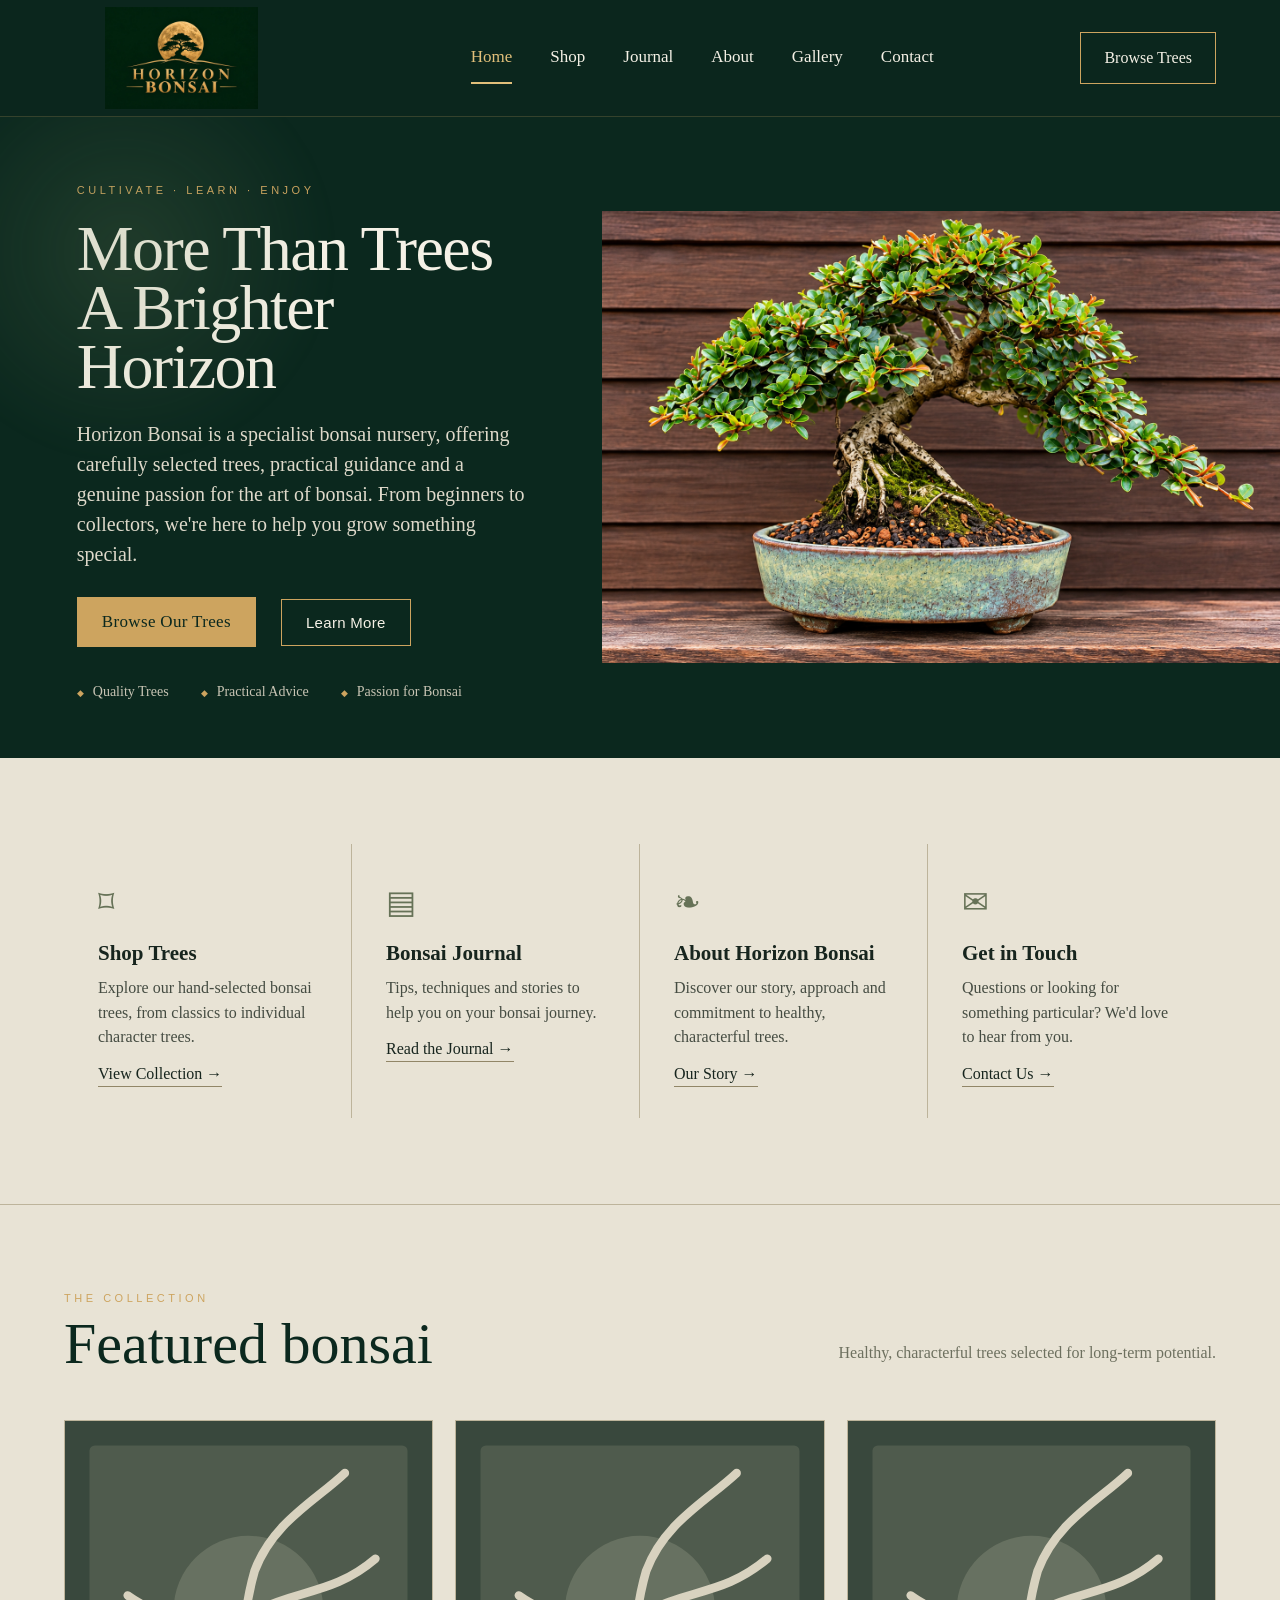
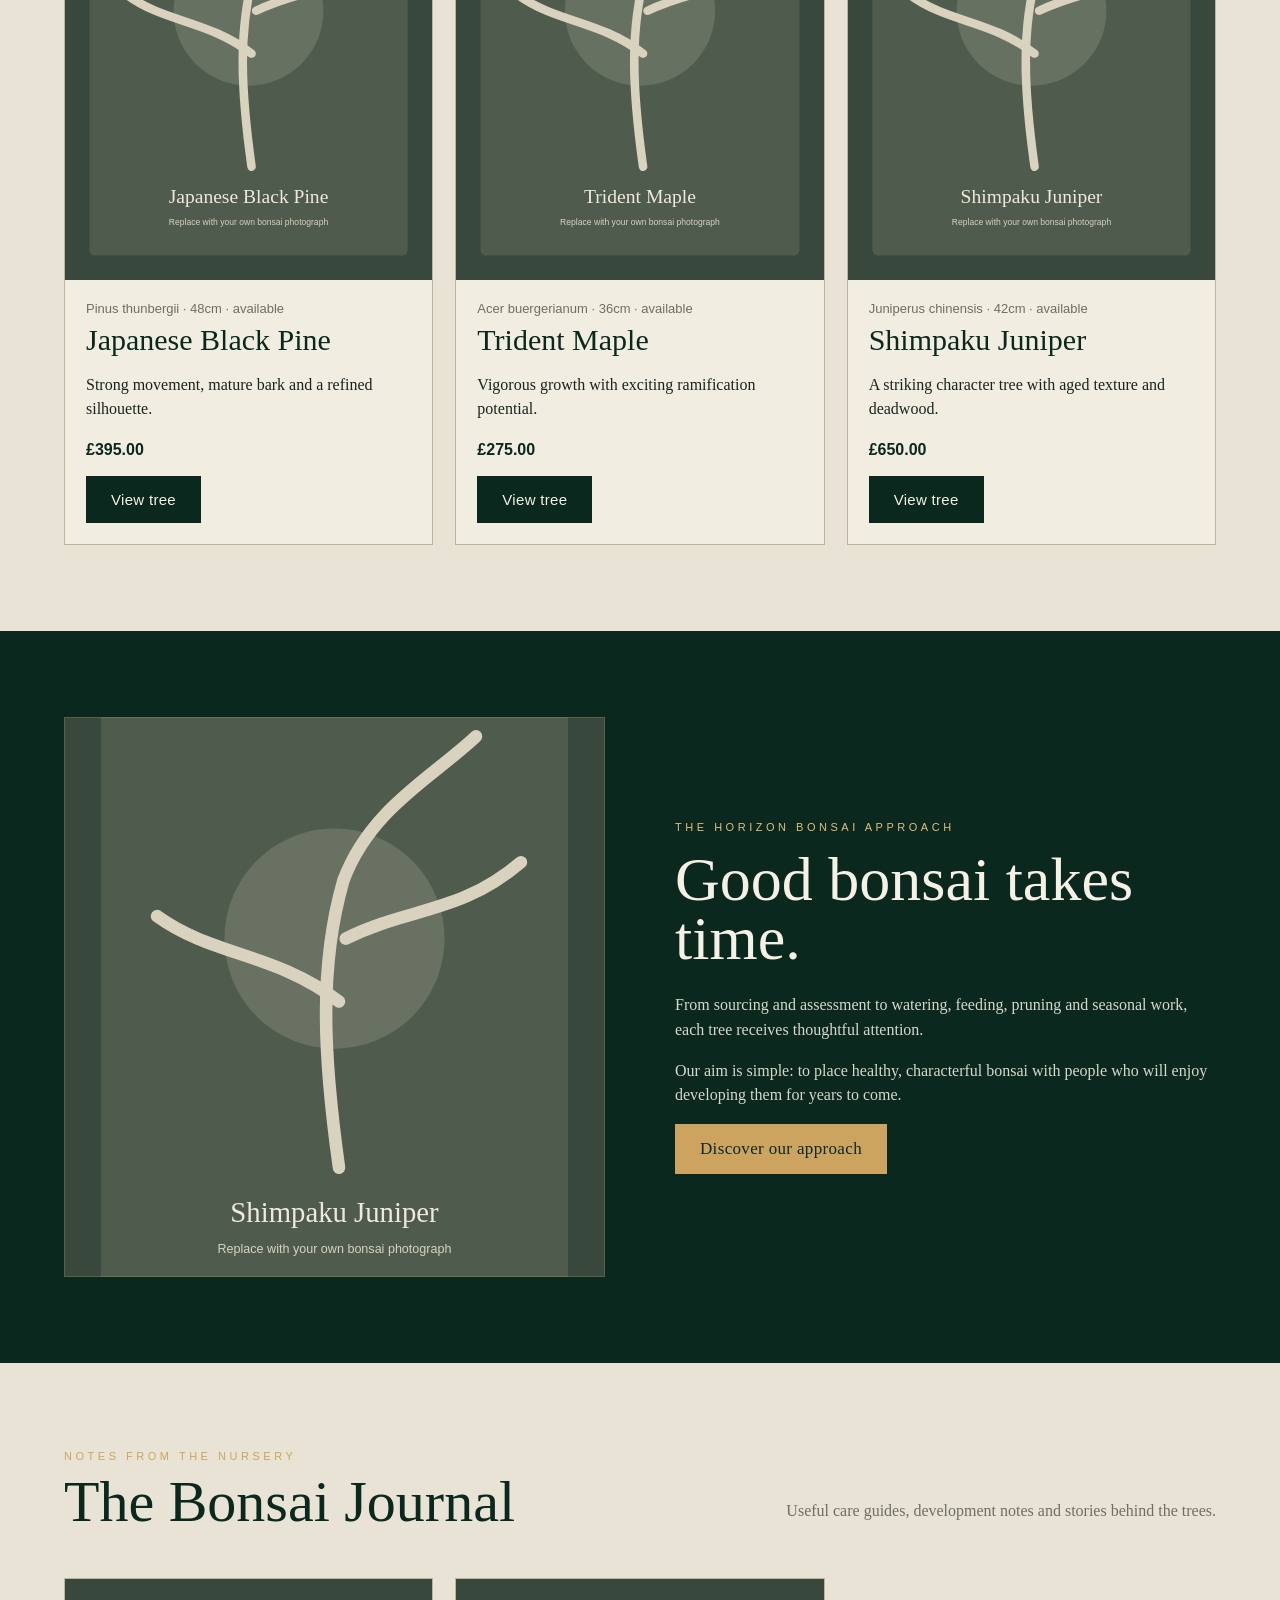
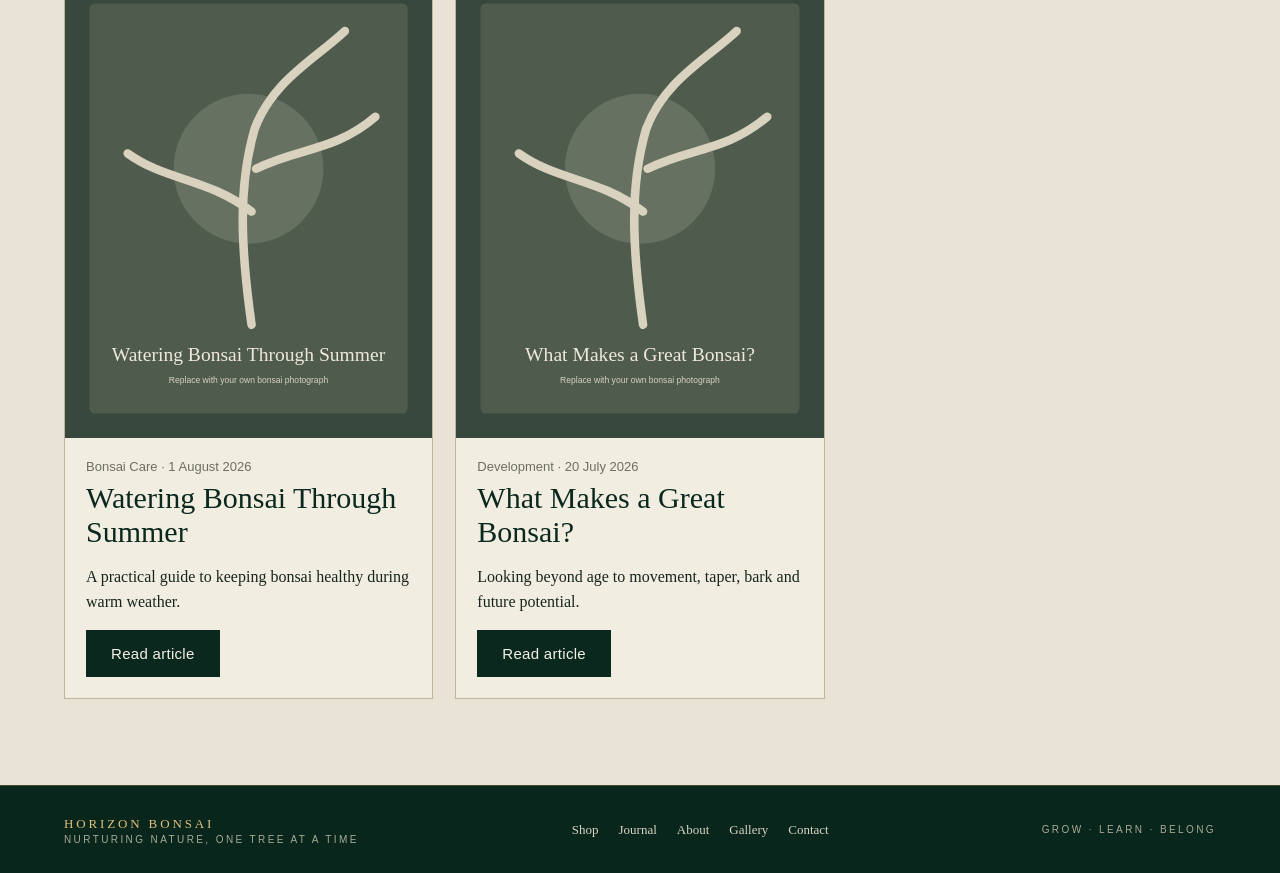
<file: index.html>
<!doctype html><html lang="en-GB"><head><meta charset="utf-8"><meta name="viewport" content="width=device-width,initial-scale=1"><title>Horizon Bonsai | Bonsai Trees for Sale in the UK</title><meta name="description" content="Horizon Bonsai — carefully selected bonsai trees, practical guidance and a passion for the art of bonsai in the UK."><meta name="robots" content="index,follow"><link rel="canonical" href="./"><meta property="og:title" content="Horizon Bonsai | More Than Trees, A Brighter Horizon"><meta property="og:description" content="Carefully selected bonsai trees, practical guidance and a passion for bonsai."><meta property="og:type" content="website"><meta property="og:image" content="images/horizon-bonsai-logo.jpg"><link rel="stylesheet" href="css/style.css"><link rel="icon" type="image/jpeg" href="images/horizon-bonsai-logo.jpg"><script type="application/ld+json">{"@context":"https://schema.org","@type":"Organization","name":"Horizon Bonsai","description":"Bonsai trees sourced, cultivated and sold in the UK."}</script></head><body>
<nav class="nav"><div class="wrap nav-in"><a class="brand" href="./"><img src="images/horizon-bonsai-logo.jpg" alt="Horizon Bonsai"></a><button class="menu" aria-label="Open menu">☰</button><div class="links"><a class="active" href="./">Home</a><a href="shop.html">Shop</a><a href="journal.html">Journal</a><a href="about.html">About</a><a href="gallery.html">Gallery</a><a href="contact.html">Contact</a></div><a class="nav-cta" href="shop.html">Browse Trees</a></div></nav>
<header class="hero"><div class="hero-grid"><div class="hero-copy"><div class="eyebrow">Cultivate · Learn · Enjoy</div><h1>More Than Trees<br>A Brighter Horizon</h1><p>Horizon Bonsai is a specialist bonsai nursery, offering carefully selected trees, practical guidance and a genuine passion for the art of bonsai. From beginners to collectors, we're here to help you grow something special.</p><div class="hero-actions"><a class="btn gold" href="shop.html">Browse Our Trees</a><a class="btn outline" href="about.html">Learn More</a></div><div class="hero-features"><span>Quality Trees</span><span>Practical Advice</span><span>Passion for Bonsai</span></div></div><div class="hero-photo" aria-label="Bonsai tree showcase image"></div></div></header>
<section class="quicklinks"><div class="wrap quick-grid"><article class="quick-card"><div class="quick-icon">⌑</div><h3>Shop Trees</h3><p>Explore our hand-selected bonsai trees, from classics to individual character trees.</p><a href="shop.html">View Collection →</a></article><article class="quick-card"><div class="quick-icon">▤</div><h3>Bonsai Journal</h3><p>Tips, techniques and stories to help you on your bonsai journey.</p><a href="journal.html">Read the Journal →</a></article><article class="quick-card"><div class="quick-icon">❧</div><h3>About Horizon Bonsai</h3><p>Discover our story, approach and commitment to healthy, characterful trees.</p><a href="about.html">Our Story →</a></article><article class="quick-card"><div class="quick-icon">✉</div><h3>Get in Touch</h3><p>Questions or looking for something particular? We'd love to hear from you.</p><a href="contact.html">Contact Us →</a></article></div></section>
<section><div class="wrap"><div class="head"><div><div class="eyebrow">The collection</div><h2>Featured bonsai</h2></div><p>Healthy, characterful trees selected for long-term potential.</p></div><div class="grid" id="featured-products"></div></div></section>
<section class="story"><div class="wrap story-grid"><div class="story-img"></div><div><div class="eyebrow">The Horizon Bonsai approach</div><h2>Good bonsai takes time.</h2><p>From sourcing and assessment to watering, feeding, pruning and seasonal work, each tree receives thoughtful attention.</p><p>Our aim is simple: to place healthy, characterful bonsai with people who will enjoy developing them for years to come.</p><a class="btn gold" href="about.html">Discover our approach</a></div></div></section>
<section><div class="wrap"><div class="head"><div><div class="eyebrow">Notes from the nursery</div><h2>The Bonsai Journal</h2></div><p>Useful care guides, development notes and stories behind the trees.</p></div><div class="grid" id="latest-posts"></div></div></section>
<footer class="footer"><div class="wrap footer-in"><div><div class="footer-brand">HORIZON BONSAI</div><div class="footer-tag">NURTURING NATURE, ONE TREE AT A TIME</div></div><div class="footer-links"><a href="shop.html">Shop</a><a href="journal.html">Journal</a><a href="about.html">About</a><a href="gallery.html">Gallery</a><a href="contact.html">Contact</a></div><div class="footer-tag">GROW · LEARN · BELONG</div></div></footer><script src="js/app.js"></script></body></html>
</file>
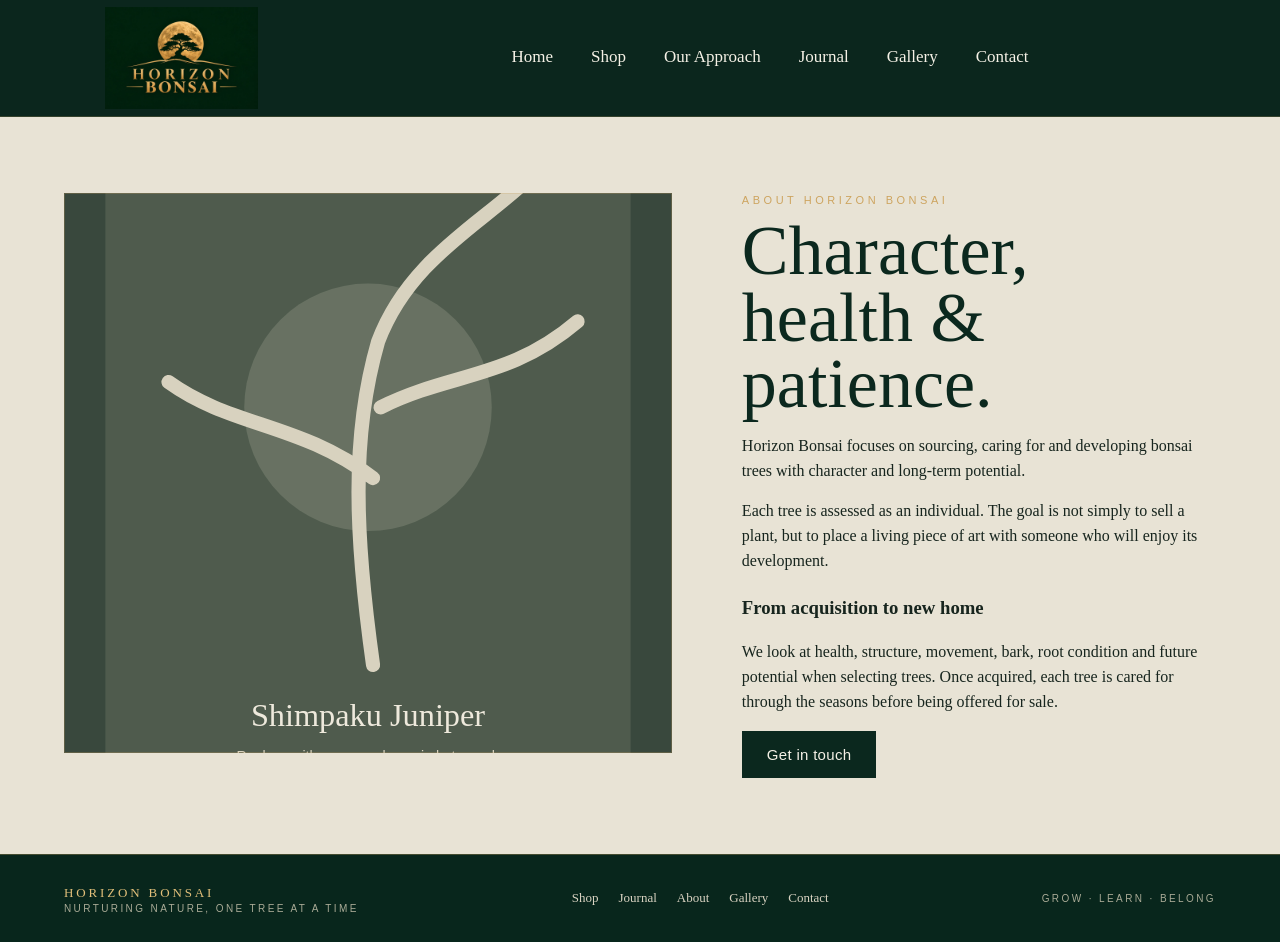
<file: about.html>
<!doctype html><html lang="en-GB"><head><meta charset="utf-8"><meta name="viewport" content="width=device-width,initial-scale=1"><title>About Horizon Bonsai | Our Approach</title><meta name="description" content="Learn about Horizon Bonsai and our approach to sourcing, caring for and developing characterful bonsai trees in the UK."><link rel="canonical" href="about.html"><link rel="stylesheet" href="css/style.css"><link rel="preconnect" href="https://fonts.googleapis.com"><link rel="preconnect" href="https://fonts.gstatic.com" crossorigin><link href="https://fonts.googleapis.com/css2?family=Cormorant+Garamond:wght@500;600;700&family=DM+Sans:wght@400;500;600&display=swap" rel="stylesheet"><link rel="icon" type="image/jpeg" href="images/horizon-bonsai-logo.jpg">
</head><body>
<nav class="nav"><div class="wrap nav-in"><a class="brand" href="./"><img src="images/horizon-bonsai-logo.jpg" alt="Horizon Bonsai"></a><button class="menu">☰</button><div class="links"><a href="./">Home</a><a href="shop.html">Shop</a><a href="about.html">Our Approach</a><a href="journal.html">Journal</a><a href="gallery.html">Gallery</a><a href="contact.html">Contact</a></div></div></nav>
<main class="article"><div class="wrap article-layout"><div class="story-img"></div><div><div class="eyebrow">About Horizon Bonsai</div><h1>Character, health &amp; patience.</h1><p>Horizon Bonsai focuses on sourcing, caring for and developing bonsai trees with character and long-term potential.</p><p>Each tree is assessed as an individual. The goal is not simply to sell a plant, but to place a living piece of art with someone who will enjoy its development.</p><h3>From acquisition to new home</h3><p>We look at health, structure, movement, bark, root condition and future potential when selecting trees. Once acquired, each tree is cared for through the seasons before being offered for sale.</p><a class="btn" href="contact.html">Get in touch</a></div></div></main><footer class="footer"><div class="wrap footer-in"><div><div class="footer-brand">HORIZON BONSAI</div><div class="footer-tag">NURTURING NATURE, ONE TREE AT A TIME</div></div><div class="footer-links"><a href="shop.html">Shop</a><a href="journal.html">Journal</a><a href="about.html">About</a><a href="gallery.html">Gallery</a><a href="contact.html">Contact</a></div><div class="footer-tag">GROW · LEARN · BELONG</div></div></footer></body></html>
</file>
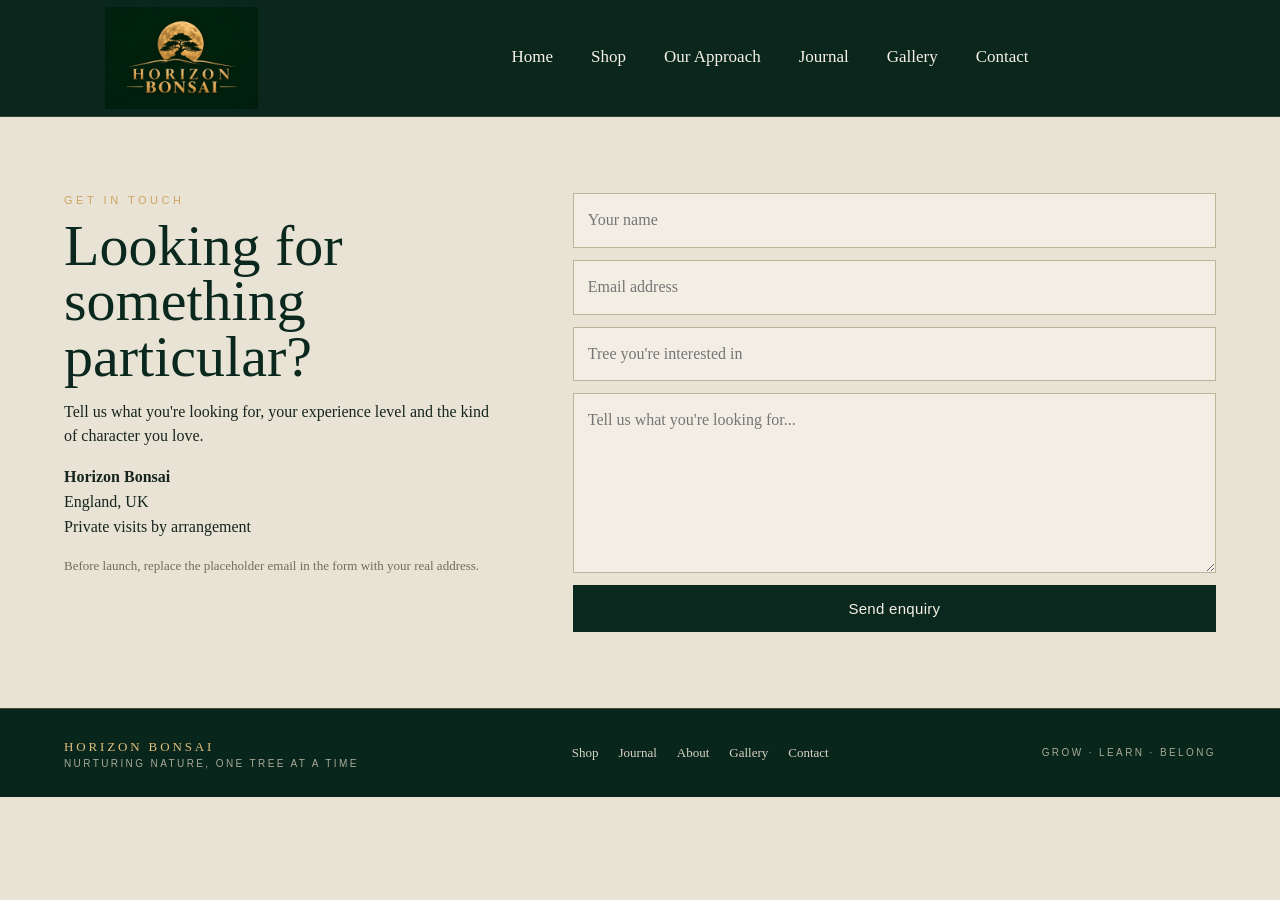
<file: contact.html>
<!doctype html><html lang="en-GB"><head><meta charset="utf-8"><meta name="viewport" content="width=device-width,initial-scale=1"><title>Contact Horizon Bonsai | UK Bonsai Trees</title><meta name="description" content="Contact Horizon Bonsai about available bonsai trees, specific species, care questions and private visits."><link rel="canonical" href="contact.html"><link rel="stylesheet" href="css/style.css"><link rel="preconnect" href="https://fonts.googleapis.com"><link rel="preconnect" href="https://fonts.gstatic.com" crossorigin><link href="https://fonts.googleapis.com/css2?family=Cormorant+Garamond:wght@500;600;700&family=DM+Sans:wght@400;500;600&display=swap" rel="stylesheet"><link rel="icon" type="image/jpeg" href="images/horizon-bonsai-logo.jpg">
</head><body>
<nav class="nav"><div class="wrap nav-in"><a class="brand" href="./"><img src="images/horizon-bonsai-logo.jpg" alt="Horizon Bonsai"></a><button class="menu">☰</button><div class="links"><a href="./">Home</a><a href="shop.html">Shop</a><a href="about.html">Our Approach</a><a href="journal.html">Journal</a><a href="gallery.html">Gallery</a><a href="contact.html">Contact</a></div></div></nav>
<main class="article"><div class="wrap contact-grid"><div><div class="eyebrow">Get in touch</div><h1>Looking for something particular?</h1><p>Tell us what you're looking for, your experience level and the kind of character you love.</p><p><strong>Horizon Bonsai</strong><br>England, UK<br>Private visits by arrangement</p><p class="note">Before launch, replace the placeholder email in the form with your real address.</p></div>
<form class="form" action="mailto:YOUR-EMAIL-HERE" method="post" enctype="text/plain"><input name="name" required placeholder="Your name"><input type="email" name="email" required placeholder="Email address"><input name="tree" placeholder="Tree you're interested in"><textarea name="message" required placeholder="Tell us what you're looking for..."></textarea><button class="btn" type="submit">Send enquiry</button></form></div></main><footer class="footer"><div class="wrap footer-in"><div><div class="footer-brand">HORIZON BONSAI</div><div class="footer-tag">NURTURING NATURE, ONE TREE AT A TIME</div></div><div class="footer-links"><a href="shop.html">Shop</a><a href="journal.html">Journal</a><a href="about.html">About</a><a href="gallery.html">Gallery</a><a href="contact.html">Contact</a></div><div class="footer-tag">GROW · LEARN · BELONG</div></div></footer></body></html>
</file>
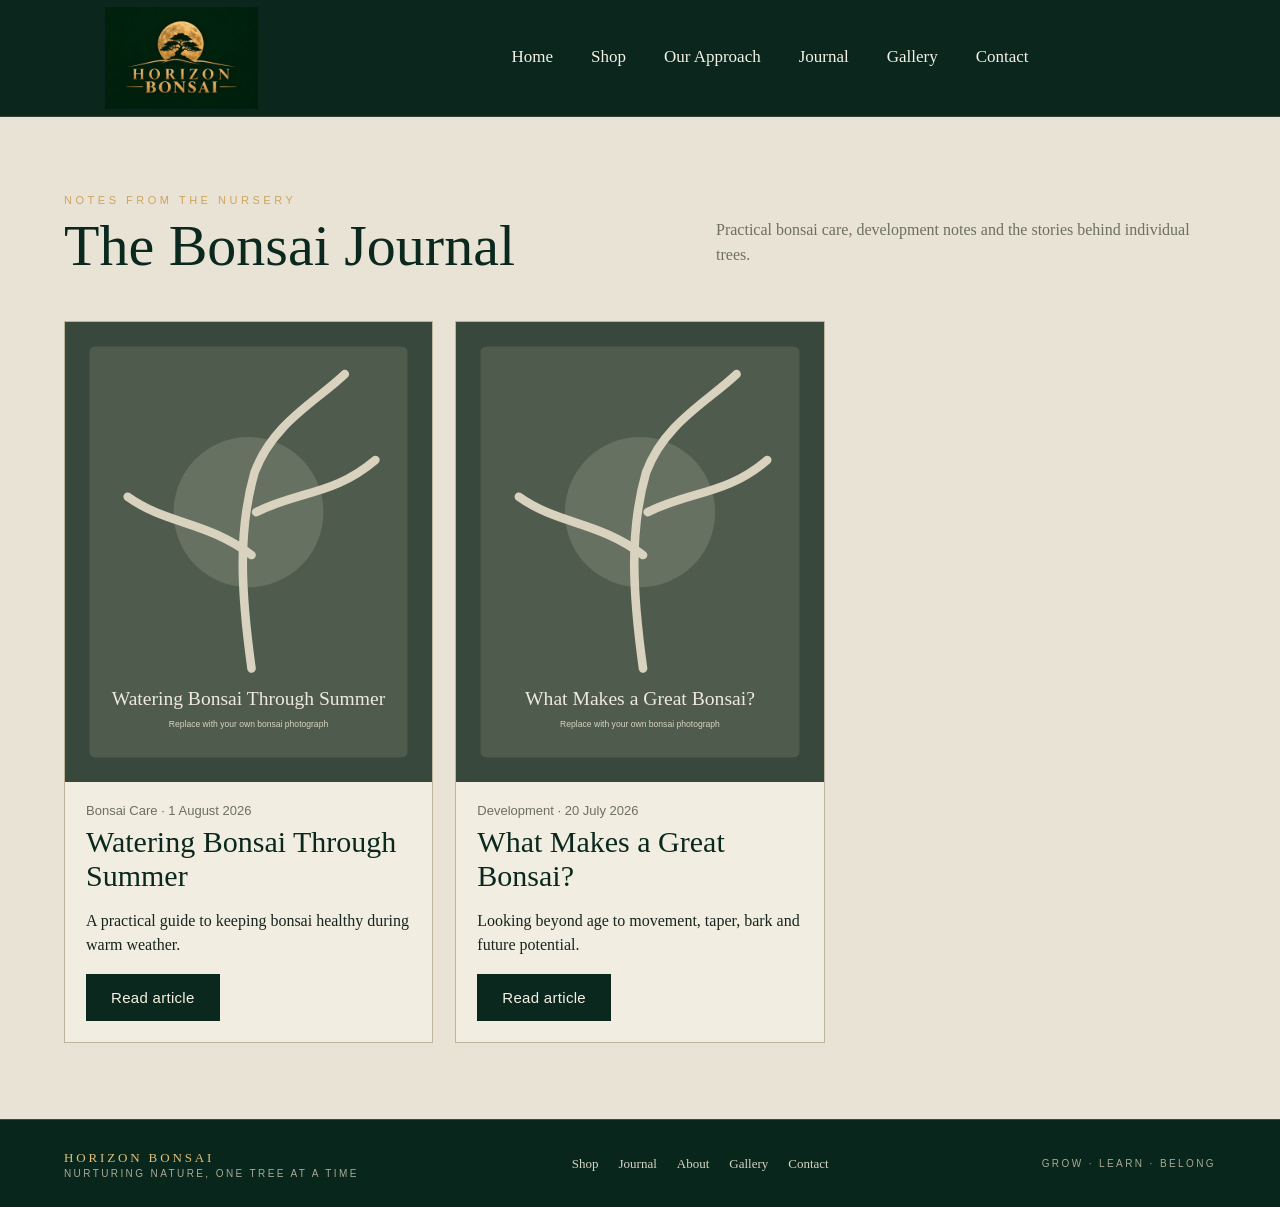
<file: journal.html>
<!doctype html><html lang="en-GB"><head>
<meta charset="utf-8"><meta name="viewport" content="width=device-width,initial-scale=1">
<title>Bonsai Journal & Care Guides | Horizon Bonsai</title><meta name="description" content="Bonsai care guides, development notes and articles from Horizon Bonsai. Learn about watering, development, styling and caring for bonsai trees.">
<meta name="robots" content="index,follow"><link rel="canonical" href="journal.html"><link rel="stylesheet" href="css/style.css">
<link rel="preconnect" href="https://fonts.googleapis.com"><link rel="preconnect" href="https://fonts.gstatic.com" crossorigin><link href="https://fonts.googleapis.com/css2?family=Cormorant+Garamond:wght@500;600;700&family=DM+Sans:wght@400;500;600&display=swap" rel="stylesheet"><link rel="icon" type="image/jpeg" href="images/horizon-bonsai-logo.jpg">
</head><body>
<nav class="nav"><div class="wrap nav-in"><a class="brand" href="./"><img src="images/horizon-bonsai-logo.jpg" alt="Horizon Bonsai"></a><button class="menu">☰</button><div class="links"><a href="./">Home</a><a href="shop.html">Shop</a><a href="about.html">Our Approach</a><a href="journal.html">Journal</a><a href="gallery.html">Gallery</a><a href="contact.html">Contact</a></div></div></nav>
<main class="article"><div class="wrap"><div class="head"><div><div class="eyebrow">Notes from the nursery</div><h1>The Bonsai Journal</h1></div><p>Practical bonsai care, development notes and the stories behind individual trees.</p></div><div class="grid" id="all-posts"></div></div></main><script src="js/app.js"></script><footer class="footer"><div class="wrap footer-in"><div><div class="footer-brand">HORIZON BONSAI</div><div class="footer-tag">NURTURING NATURE, ONE TREE AT A TIME</div></div><div class="footer-links"><a href="shop.html">Shop</a><a href="journal.html">Journal</a><a href="about.html">About</a><a href="gallery.html">Gallery</a><a href="contact.html">Contact</a></div><div class="footer-tag">GROW · LEARN · BELONG</div></div></footer></body></html>
</file>
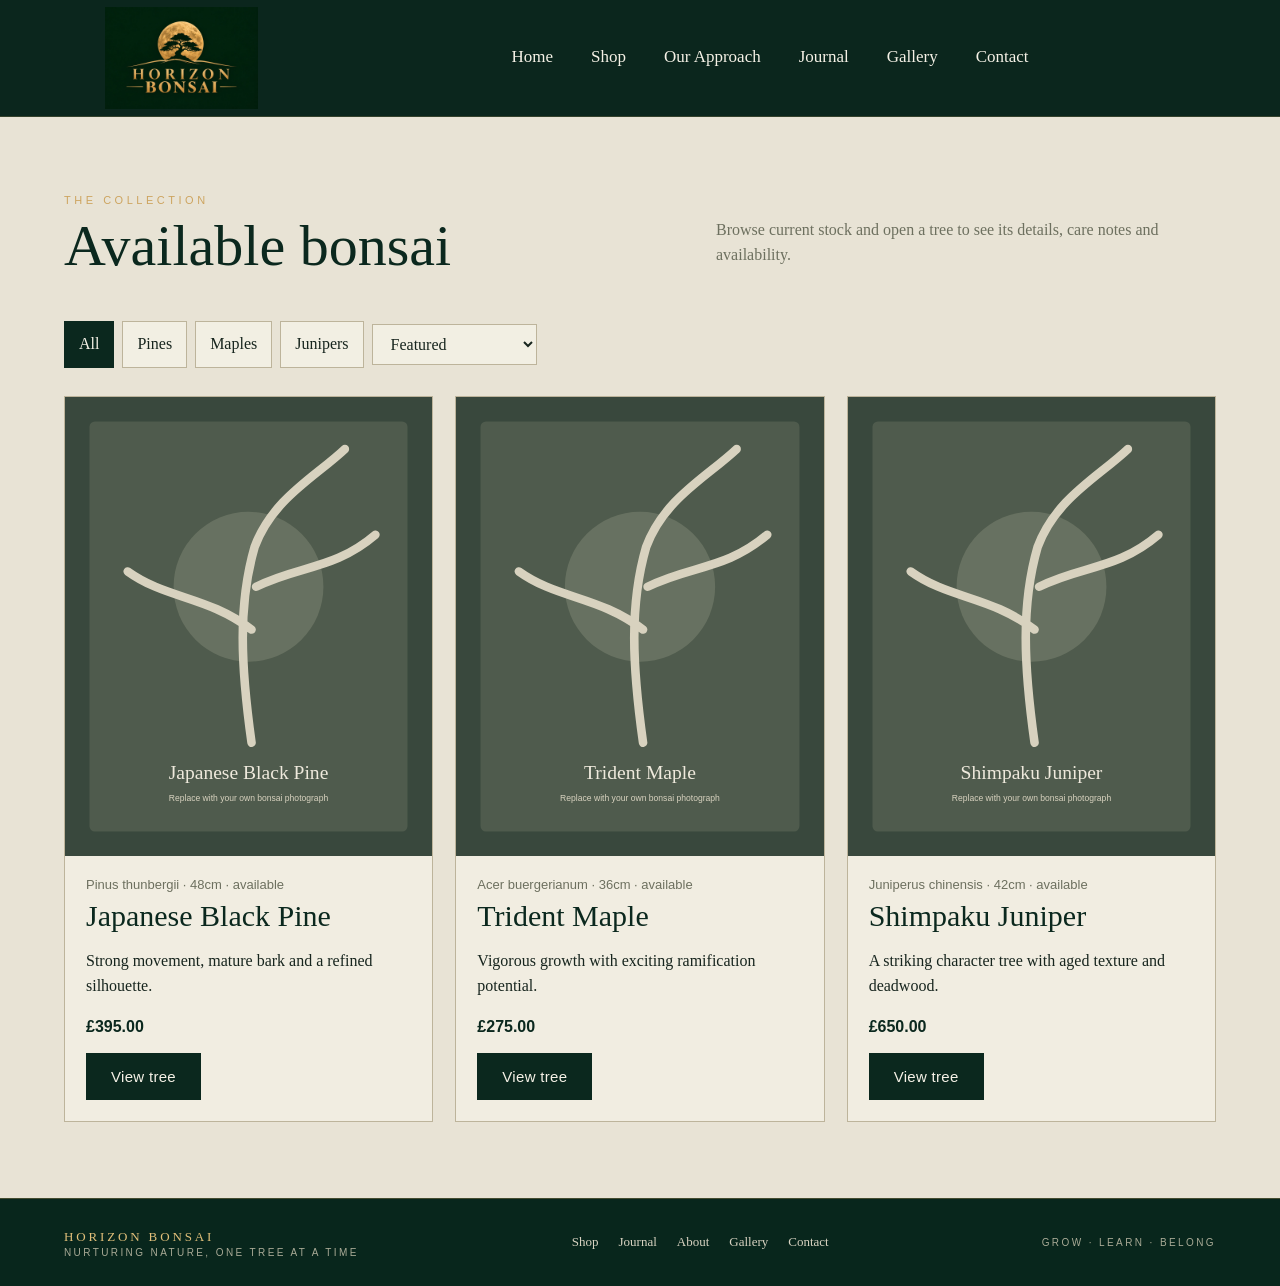
<file: shop.html>
<!doctype html><html lang="en-GB"><head>
<meta charset="utf-8"><meta name="viewport" content="width=device-width,initial-scale=1">
<title>Bonsai Trees for Sale UK | Horizon Bonsai</title>
<meta name="description" content="Browse available bonsai trees for sale from Horizon Bonsai in the UK. Explore pines, maples, junipers and other characterful trees.">
<meta name="robots" content="index,follow"><link rel="canonical" href="shop.html">
<meta property="og:title" content="Bonsai Trees for Sale UK | Horizon Bonsai"><meta property="og:description" content="Browse the current Horizon Bonsai collection.">
<link rel="stylesheet" href="css/style.css"><link rel="preconnect" href="https://fonts.googleapis.com"><link rel="preconnect" href="https://fonts.gstatic.com" crossorigin><link href="https://fonts.googleapis.com/css2?family=Cormorant+Garamond:wght@500;600;700&family=DM+Sans:wght@400;500;600&display=swap" rel="stylesheet"><link rel="icon" type="image/jpeg" href="images/horizon-bonsai-logo.jpg">
</head><body>
<nav class="nav"><div class="wrap nav-in"><a class="brand" href="./"><img src="images/horizon-bonsai-logo.jpg" alt="Horizon Bonsai"></a><button class="menu">☰</button><div class="links"><a href="./">Home</a><a href="shop.html">Shop</a><a href="about.html">Our Approach</a><a href="journal.html">Journal</a><a href="gallery.html">Gallery</a><a href="contact.html">Contact</a></div></div></nav>
<main class="article"><div class="wrap"><div class="head"><div><div class="eyebrow">The collection</div><h1>Available bonsai</h1></div><p>Browse current stock and open a tree to see its details, care notes and availability.</p></div>
<div class="filters"><button class="filter active" data-filter="all">All</button><button class="filter" data-filter="Pine">Pines</button><button class="filter" data-filter="Maple">Maples</button><button class="filter" data-filter="Juniper">Junipers</button><select id="sort"><option value="featured">Featured</option><option value="low">Price: low to high</option><option value="high">Price: high to low</option></select></div>
<div class="grid" id="all-products"></div></div></main><script src="js/app.js"></script><footer class="footer"><div class="wrap footer-in"><div><div class="footer-brand">HORIZON BONSAI</div><div class="footer-tag">NURTURING NATURE, ONE TREE AT A TIME</div></div><div class="footer-links"><a href="shop.html">Shop</a><a href="journal.html">Journal</a><a href="about.html">About</a><a href="gallery.html">Gallery</a><a href="contact.html">Contact</a></div><div class="footer-tag">GROW · LEARN · BELONG</div></div></footer></body></html>
</file>
<file: css/style.css>
:root{--green:#0b281e;--green2:#123629;--green3:#244536;--gold:#cda45f;--gold2:#e1bf7a;--paper:#e8e3d5;--paper2:#dcd5c3;--ink:#17251e;--muted:#6d705f;--line:#bdb49b;--white:#f5f1e6;--shadow:rgba(6,25,18,.22)}
*{box-sizing:border-box}html{scroll-behavior:smooth}body{margin:0;background:var(--paper);color:var(--ink);font:400 16px/1.55 Georgia,"Times New Roman",serif}body:before{content:"";position:fixed;inset:0;pointer-events:none;opacity:.07;background-image:radial-gradient(#173428 .6px,transparent .6px);background-size:6px 6px}a{text-decoration:none;color:inherit}img{max-width:100%;display:block}.wrap{width:min(1360px,90vw);margin:auto}.eyebrow{text-transform:uppercase;letter-spacing:.32em;font:500 11px/1.4 Arial,sans-serif;color:var(--gold)}
.nav{position:sticky;top:0;z-index:30;background:rgba(8,35,26,.985);color:var(--white);border-bottom:1px solid rgba(205,164,95,.22)}.nav-in{min-height:116px;display:grid;grid-template-columns:260px 1fr auto;gap:38px;align-items:center}.brand{display:flex;align-items:center}.brand img{width:235px;height:102px;object-fit:contain;object-position:center;border:0}.links{display:flex;justify-content:center;gap:38px;align-items:center;font-size:17px}.links a{padding:12px 0;border-bottom:2px solid transparent}.links a:hover,.links a.active{color:var(--gold2);border-color:var(--gold2)}.nav-cta{border:1px solid var(--gold);padding:13px 23px;color:var(--white)}.nav-cta:hover{background:var(--gold);color:var(--green)}.menu{display:none;border:0;background:none;color:var(--white);font-size:26px}
.hero{background:var(--green);color:var(--white);min-height:560px;position:relative;overflow:hidden}.hero:before{content:"";position:absolute;left:-90px;top:-80px;width:430px;height:430px;background:radial-gradient(circle,rgba(117,139,96,.20),transparent 68%);filter:blur(10px)}.hero-grid{width:min(1536px,100%);margin:auto;display:grid;grid-template-columns:47% 53%;min-height:560px}.hero-copy{padding:66px max(6vw,55px) 55px;align-self:center}.hero h1{font:500 clamp(55px,5vw,82px)/.92 Georgia,serif;letter-spacing:-.025em;margin:22px 0}.hero p{font-size:20px;line-height:1.5;max-width:650px;color:#ded9ca}.hero-actions{display:flex;gap:25px;align-items:center;margin:28px 0 34px;flex-wrap:wrap}.btn{display:inline-block;padding:14px 24px;background:var(--green);color:var(--white);border:1px solid var(--green);font:500 15px Arial,sans-serif;letter-spacing:.02em;cursor:pointer;transition:.2s}.btn:hover{transform:translateY(-2px);background:var(--green2)}.btn.gold{background:var(--gold);border-color:var(--gold);color:var(--green);font-family:Georgia,serif;font-size:17px}.btn.outline{background:transparent;border-color:var(--gold);color:var(--white)}.text-link{border-bottom:1px solid var(--gold);padding-bottom:4px}.hero-features{display:flex;gap:32px;color:#c8c4b4;font-size:14px}.hero-features span:before{content:"◆";color:var(--gold);font-size:9px;margin-right:9px}.hero-photo{background:url('../images/horizon-hero.png') center/contain no-repeat;background-color:var(--green);aspect-ratio:3/2;position:relative;align-self:center;}.hero-quote{position:absolute;right:7%;bottom:48px;font-size:19px;font-style:italic;color:#e7dfcc;border-bottom:1px solid var(--gold);padding:0 0 20px 0}
.quicklinks{background:var(--paper);border-bottom:1px solid var(--line)}.quick-grid{display:grid;grid-template-columns:repeat(4,1fr)}.quick-card{padding:34px 34px 31px;border-right:1px solid var(--line);min-height:210px}.quick-card:last-child{border-right:0}.quick-icon{font-size:32px;color:#667257}.quick-card h3{font-size:21px;margin:10px 0 6px}.quick-card p{margin:0 0 12px;color:#454c42}.quick-card a{border-bottom:1px solid #918667;padding-bottom:4px}
section{padding:86px 0}.head{display:flex;justify-content:space-between;gap:30px;align-items:end;margin-bottom:38px}.head h1,.head h2,.article h1{font:500 58px/.95 Georgia,serif;margin:10px 0;color:var(--green)}.head p{max-width:500px;color:var(--muted)}.grid{display:grid;grid-template-columns:repeat(3,1fr);gap:22px}.product{background:rgba(245,241,230,.72);border:1px solid var(--line);transition:.25s;overflow:hidden}.product:hover{transform:translateY(-4px);box-shadow:0 18px 40px var(--shadow)}.product img{width:100%;aspect-ratio:4/5;object-fit:cover;background:#9ca38d}.body{padding:21px}.body h3{font:500 30px Georgia,serif;margin:7px 0;color:var(--green)}.muted{color:var(--muted);font:13px Arial,sans-serif}.price{font-weight:700;color:var(--green);margin:13px 0;font-family:Arial,sans-serif}.story{background:var(--green);color:var(--white)}.story .eyebrow{color:var(--gold2)}.story-grid{display:grid;grid-template-columns:1fr 1fr;gap:70px;align-items:center}.story-img{min-height:560px;background:url('../images/products/shimpaku-juniper.svg') center/cover;border:1px solid rgba(205,164,95,.25)}.story h2{font:500 62px/.95 Georgia,serif;margin:15px 0 25px;color:var(--white)}.story p{color:#d7d8cc}.gallery{display:grid;grid-template-columns:1.2fr .8fr .9fr;grid-auto-rows:230px;gap:10px}.gallery img{width:100%;height:100%;object-fit:cover}.tall{grid-row:span 2}.wide{grid-column:span 2}
.article{padding:76px 0}.article-layout{display:grid;grid-template-columns:1fr .78fr;gap:70px;align-items:start}.article-layout>div>img,.article-layout article>img{width:100%;max-height:720px;object-fit:cover;border:1px solid var(--line);box-shadow:0 12px 35px var(--shadow)}.article-layout h1{font-size:70px}.article-content{font-size:17px}.panel{background:rgba(245,241,230,.82);border:1px solid var(--line);padding:28px;box-shadow:0 10px 30px var(--shadow)}.contact-grid{display:grid;grid-template-columns:.8fr 1.2fr;gap:80px}.form{display:grid;gap:12px}.form input,.form textarea,.form select{padding:14px;border:1px solid var(--line);background:rgba(245,241,230,.88);color:var(--ink);font:inherit}.form textarea{min-height:180px}.note{font-size:13px;color:var(--muted)}.filters{display:flex;gap:8px;align-items:center;flex-wrap:wrap;margin-bottom:28px}.filter,.filters select{padding:10px 14px;border:1px solid var(--line);background:rgba(245,241,230,.85);color:var(--ink);cursor:pointer;font:inherit}.filter.active{background:var(--green);color:var(--white);border-color:var(--green)}.breadcrumb{font-size:12px;color:var(--muted);margin-bottom:20px}.detail-meta{display:grid;grid-template-columns:repeat(2,1fr);gap:10px;margin:25px 0}.meta-box{background:var(--paper2);border:1px solid var(--line);padding:13px}.meta-box strong{display:block;color:var(--green)}
.footer{background:#08261c;color:#d9d3c2;border-top:1px solid rgba(205,164,95,.3);padding:28px 0}.footer-in{display:flex;justify-content:space-between;align-items:center;gap:25px}.footer-brand{letter-spacing:.22em;color:var(--gold2);font-size:13px}.footer-tag{font:10px Arial,sans-serif;letter-spacing:.24em;color:#a9aa96}.footer-links{display:flex;gap:20px;font-size:13px}
@media(max-width:980px){.nav-in{grid-template-columns:190px 1fr auto;min-height:92px}.brand img{width:175px;height:76px}.links{gap:18px}.nav-cta{display:none}.hero-grid{grid-template-columns:1fr}.hero-photo{min-height:430px}.quick-grid{grid-template-columns:1fr 1fr}.quick-card:nth-child(2){border-right:0}.grid{grid-template-columns:repeat(2,1fr)}}
@media(max-width:720px){.nav-in{display:flex;min-height:82px}.brand img{width:150px;height:66px}.links{display:none}.menu{display:block;margin-left:auto}.nav-in.open .links{display:flex;position:absolute;top:82px;left:0;right:0;background:var(--green);padding:20px 5vw;flex-direction:column;align-items:flex-start;border-bottom:1px solid rgba(205,164,95,.3)}.hero-copy{padding:55px 6vw}.hero h1{font-size:54px}.hero-features{flex-direction:column;gap:8px}.hero-photo{min-height:350px}.quick-grid,.grid,.story-grid,.contact-grid,.article-layout{grid-template-columns:1fr}.quick-card{border-right:0;border-bottom:1px solid var(--line)}.head{display:block}.head h1,.head h2,.article h1{font-size:46px;margin-bottom:20px}.gallery{grid-template-columns:1fr 1fr}.wide{grid-column:span 2}.article-layout{gap:35px}.footer-in{align-items:flex-start;flex-direction:column}}

/* Gallery */
.gallery-page{padding-top:64px}.gallery-intro{max-width:760px;margin-bottom:34px}.gallery-masonry{display:grid;grid-template-columns:repeat(4,1fr);gap:14px}.gallery-item{position:relative;aspect-ratio:1/1;background:var(--green2);border:1px solid var(--line);overflow:hidden;cursor:pointer}.gallery-item img{width:100%;height:100%;object-fit:cover;display:block;transition:transform .35s ease,filter .35s ease}.gallery-item:hover img{transform:scale(1.05);filter:brightness(.8)}.gallery-caption{position:absolute;left:0;right:0;bottom:0;padding:30px 14px 12px;background:linear-gradient(transparent,rgba(6,25,18,.85));color:var(--white);opacity:0;transition:opacity .25s ease}.gallery-item:hover .gallery-caption{opacity:1}.gallery-caption strong{display:block;color:var(--white);font-size:17px}.gallery-caption span{display:block;color:#ddd6c5;font:12px Arial,sans-serif;margin-top:3px}.gallery-empty{padding:35px;border:1px dashed var(--line);background:rgba(245,241,230,.5)}.gallery-lightbox{position:fixed;inset:0;z-index:9999;background:rgba(3,15,11,.96);display:none;align-items:center;justify-content:center;padding:35px}.gallery-lightbox.open{display:flex}.gallery-lightbox img{max-width:95vw;max-height:90vh;width:auto;height:auto;object-fit:contain;box-shadow:0 20px 70px rgba(0,0,0,.5)}.lightbox-close{position:absolute;top:20px;right:28px;background:none;border:0;color:white;font-size:42px;line-height:1;cursor:pointer;z-index:10000}.lightbox-caption{position:absolute;bottom:18px;left:50%;transform:translateX(-50%);color:var(--white);text-align:center;max-width:80%;font-size:15px}
@media(max-width:980px){.gallery-masonry{grid-template-columns:repeat(3,1fr)}}
@media(max-width:720px){.gallery-masonry{grid-template-columns:repeat(2,1fr);gap:8px}.gallery-page{padding-top:42px}.gallery-caption{opacity:1;padding:24px 10px 8px}.gallery-caption span{display:none}.gallery-lightbox{padding:12px}.gallery-lightbox img{max-width:100%;max-height:85vh}}

/* Horizon Bonsai responsive + gallery final overrides */
.gallery-page section{padding-top:70px;padding-bottom:90px}.gallery-page .gallery-intro{max-width:820px;margin:0 0 42px}.gallery-page .gallery-masonry{display:grid;grid-template-columns:repeat(4,minmax(0,1fr));gap:18px;columns:auto}.gallery-page .gallery-item{position:relative;aspect-ratio:1/1;margin:0;overflow:hidden;cursor:pointer;background:var(--green2);border:1px solid var(--line)}.gallery-page .gallery-item img{width:100%;height:100%;object-fit:cover}.gallery-page .gallery-caption{position:absolute;inset:auto 0 0 0;padding:42px 15px 14px;background:linear-gradient(transparent,rgba(6,25,18,.88));color:var(--white);opacity:0;transition:opacity .25s ease}.gallery-page .gallery-item:hover .gallery-caption{opacity:1}.gallery-page .gallery-caption strong{color:var(--white);font-size:17px}.gallery-page .gallery-caption span{color:#ddd6c5}@media(max-width:980px){.gallery-page .gallery-masonry{grid-template-columns:repeat(3,minmax(0,1fr))}}@media(max-width:720px){html,body{width:100%;max-width:100%;overflow-x:hidden}body{position:relative}.wrap{width:90vw;max-width:90vw}.nav,.hero,.quicklinks,section,.footer{max-width:100vw}.nav-in{width:90vw;max-width:90vw;margin:auto}.hero{min-height:0;width:100%;overflow:hidden}.hero-grid{display:grid;grid-template-columns:minmax(0,1fr);width:100%;max-width:100%;min-height:0}.hero-copy{width:100%;max-width:100%;min-width:0;padding:48px 6vw 50px}.hero h1{font-size:clamp(44px,13vw,58px);line-height:.94;max-width:100%;margin:20px 0;overflow-wrap:break-word}.hero p{font-size:18px;line-height:1.5;width:100%;max-width:100%;overflow-wrap:break-word}.hero-actions{display:grid;grid-template-columns:1fr;gap:12px;width:100%}.hero-actions .btn{width:100%;text-align:center}.hero-features{width:100%;max-width:100%}.hero-photo{width:100%;max-width:100%;min-height:0;aspect-ratio:3/2;background:url('../images/horizon-hero.png') center/contain no-repeat;background-color:var(--green)}.quick-grid,.grid,.story-grid,.contact-grid,.article-layout{grid-template-columns:minmax(0,1fr)}.head h1,.head h2,.article h1{overflow-wrap:break-word}.gallery-page section{padding:42px 0 65px}.gallery-page .gallery-intro{width:100%;max-width:100%;margin-bottom:30px}.gallery-page .gallery-intro h1{font-size:clamp(46px,14vw,60px)!important}.gallery-page .gallery-masonry{display:grid;grid-template-columns:repeat(2,minmax(0,1fr));gap:10px;width:100%;columns:auto}.gallery-page .gallery-item{width:100%;min-width:0;aspect-ratio:1/1}.gallery-page .gallery-caption{opacity:1;padding:30px 10px 9px}.gallery-page .gallery-caption strong{font-size:15px;line-height:1.15}.gallery-page .gallery-caption span{display:none}.gallery-lightbox{padding:12px}.gallery-lightbox img{max-width:100%;max-height:85vh}}

/* === Horizon Gallery — reference design === */
.gallery-page{position:relative;isolation:isolate;overflow:hidden;background:#f1ebdc;min-height:calc(100vh - 116px)}
.gallery-page::before{content:"";position:absolute;inset:0;z-index:-3;pointer-events:none;background:radial-gradient(circle at 14% 14%,rgba(205,164,95,.055),transparent 27%),radial-gradient(circle at 85% 17%,rgba(11,40,30,.025),transparent 24%),linear-gradient(180deg,#f5f0e4 0%,#eee7d7 100%)}
.gallery-page::after{content:"";position:absolute;inset:0;z-index:-2;pointer-events:none;opacity:.20;background-image:radial-gradient(rgba(93,88,72,.19) .55px,transparent .7px);background-size:7px 7px}
.gallery-page section{position:relative;padding:42px 0 58px}
.gallery-page section::after{content:"";position:absolute;top:-4px;right:3.5vw;width:min(590px,39vw);height:290px;background:url('../images/gallery-bonsai-mark.png') center/contain no-repeat;opacity:.28;pointer-events:none;z-index:-1}
.gallery-page .wrap{width:min(1540px,93vw)}
.gallery-intro{max-width:720px;margin:0 0 30px}
.gallery-intro .eyebrow{color:#b88e4a;letter-spacing:.30em;font-size:11px}
.gallery-intro h1{font:500 clamp(48px,4vw,66px)/.94 Georgia,"Times New Roman",serif!important;color:var(--green)!important;margin:12px 0 16px!important;letter-spacing:-.025em}
.gallery-intro p{max-width:650px;margin:0;color:#374039;font-size:17px;line-height:1.45}
.gallery-masonry{display:grid!important;grid-template-columns:repeat(5,minmax(0,1fr))!important;gap:10px!important;columns:auto!important;width:100%;align-items:stretch}
.gallery-item{position:relative!important;display:block!important;break-inside:auto!important;aspect-ratio:4/3!important;margin:0!important;background:#c7c0ad!important;border:0!important;overflow:hidden!important;cursor:pointer;box-shadow:0 2px 8px rgba(6,25,18,.08);transition:transform .22s ease,box-shadow .22s ease}
.gallery-item img{display:block!important;width:100%!important;height:100%!important;object-fit:cover!important;transition:transform .28s ease,filter .28s ease}
.gallery-item:hover{transform:translateY(-2px);box-shadow:0 12px 25px rgba(6,25,18,.18)}
.gallery-item:hover img{transform:scale(1.025);filter:brightness(.96)}
.gallery-caption{display:none!important}
.gallery-empty{grid-column:1/-1;padding:34px;border:1px dashed var(--line);background:rgba(245,241,230,.5)}

/* Gallery lightbox */
.gallery-lightbox{position:fixed;inset:0;z-index:9999;background:rgba(3,18,13,.965);display:none;align-items:center;justify-content:center;padding:36px 90px 76px;backdrop-filter:blur(4px)}
.gallery-lightbox.open{display:flex}
.gallery-lightbox img{display:block;max-width:min(1120px,82vw);max-height:80vh;width:auto;height:auto;object-fit:contain;box-shadow:0 22px 75px rgba(0,0,0,.48)}
.lightbox-close{position:absolute;top:20px;right:30px;z-index:10002;border:0;background:none;color:#fff;font:300 46px/1 Arial,sans-serif;cursor:pointer;opacity:.9}
.lightbox-close:hover{color:var(--gold2)}
.lightbox-caption{position:absolute;left:50%;bottom:24px;transform:translateX(-50%);width:min(720px,78vw);color:#efe8d8;text-align:center;white-space:pre-line;font-size:17px;line-height:1.35}
.lightbox-nav{position:absolute;top:50%;transform:translateY(-50%);z-index:10001;border:0;background:transparent;color:#fff;font:300 54px/1 Arial,sans-serif;cursor:pointer;padding:20px;opacity:.9;text-shadow:0 3px 12px #000}
.lightbox-prev{left:22px}.lightbox-next{right:22px}.lightbox-nav:hover{color:var(--gold2)}

@media(max-width:1180px){.gallery-masonry{grid-template-columns:repeat(4,minmax(0,1fr))!important}.gallery-page section::after{width:46vw;opacity:.20}}
@media(max-width:980px){.gallery-masonry{grid-template-columns:repeat(3,minmax(0,1fr))!important}.gallery-page section{padding-top:36px}.gallery-page section::after{width:52vw;right:-8vw;opacity:.15}}
@media(max-width:720px){.gallery-page{min-height:0}.gallery-page section{padding:34px 0 48px}.gallery-page section::after{top:48px;right:-150px;width:430px;height:220px;opacity:.08}.gallery-page .wrap{width:90vw;max-width:90vw}.gallery-intro{max-width:100%;margin-bottom:25px}.gallery-intro h1{font-size:clamp(46px,14vw,60px)!important;margin-bottom:15px!important}.gallery-intro p{font-size:16px;line-height:1.5}.gallery-masonry{grid-template-columns:repeat(2,minmax(0,1fr))!important;gap:8px!important}.gallery-item{aspect-ratio:4/3!important}.gallery-lightbox{padding:60px 10px 78px}.gallery-lightbox img{max-width:100%;max-height:78vh}.lightbox-close{top:14px;right:16px;font-size:40px}.lightbox-nav{font-size:40px;padding:12px}.lightbox-prev{left:2px}.lightbox-next{right:2px}.lightbox-caption{bottom:18px;width:82vw;font-size:14px}}
</file>
